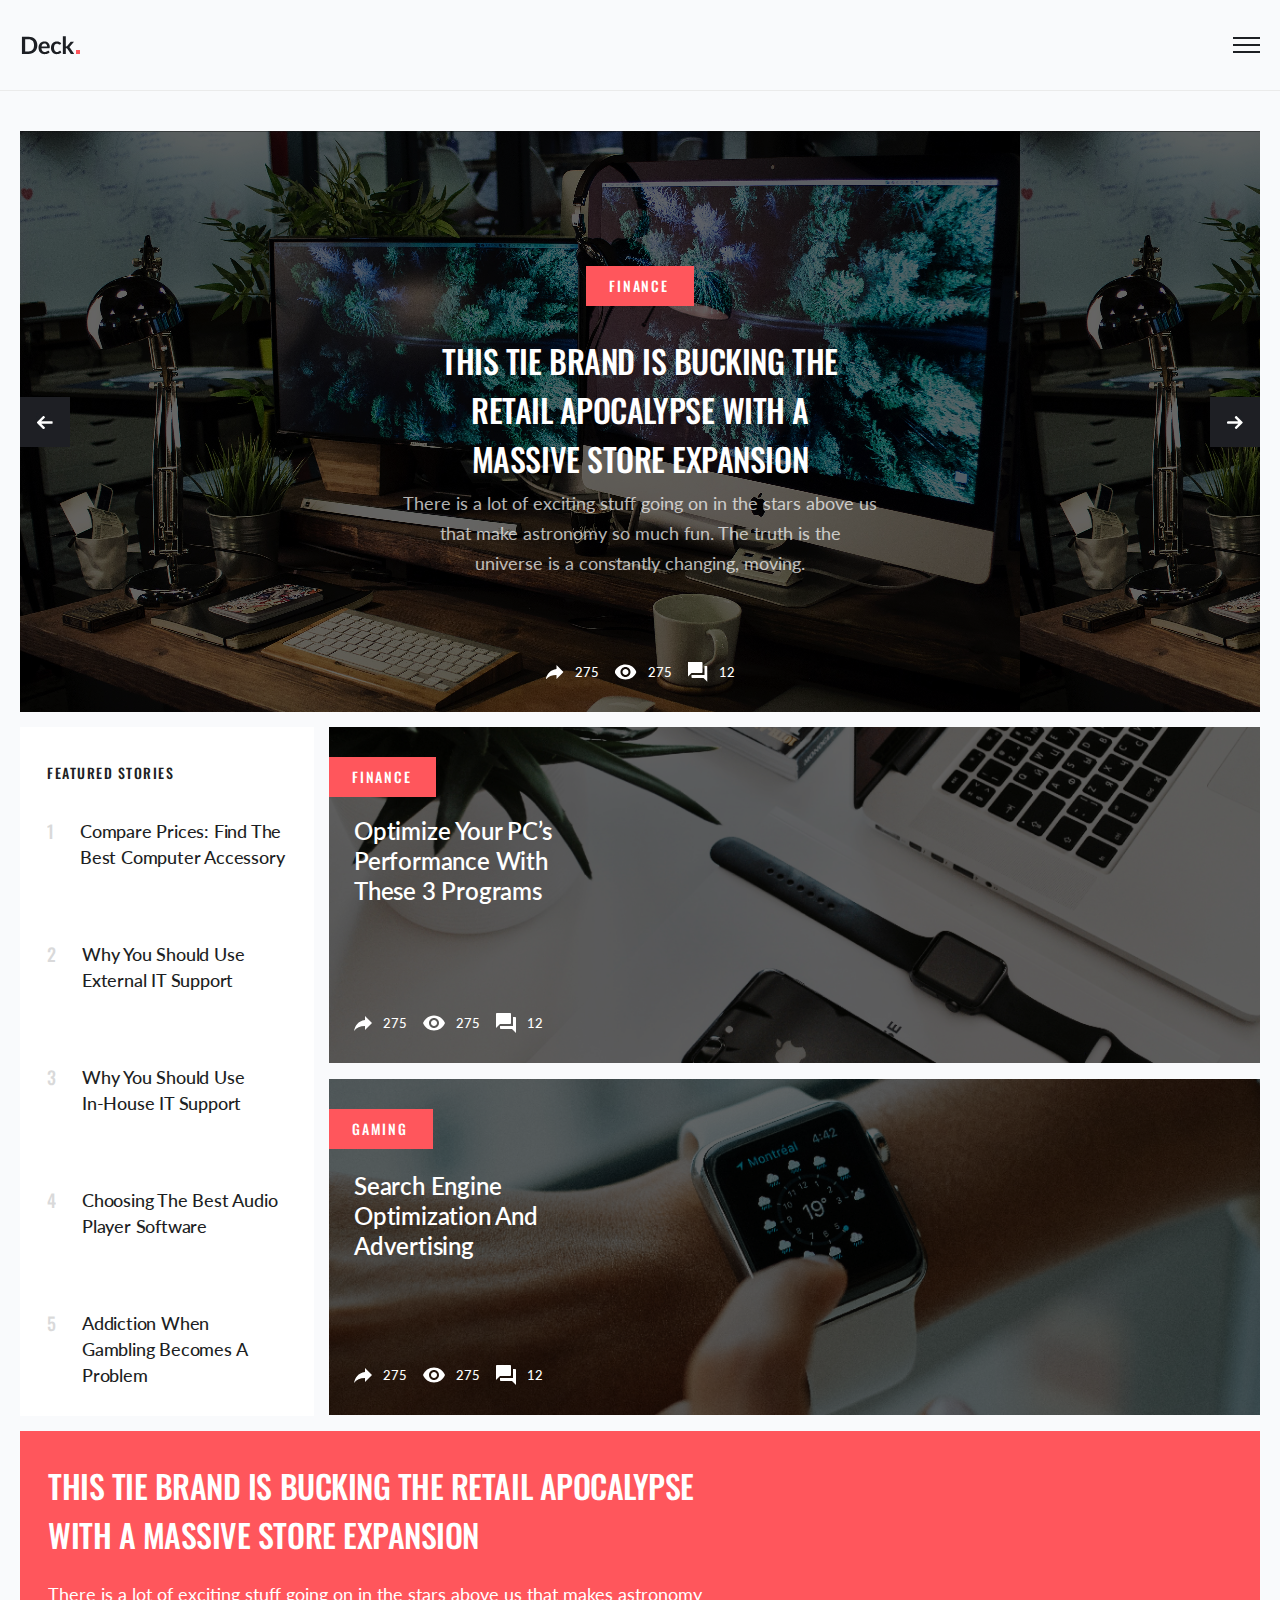
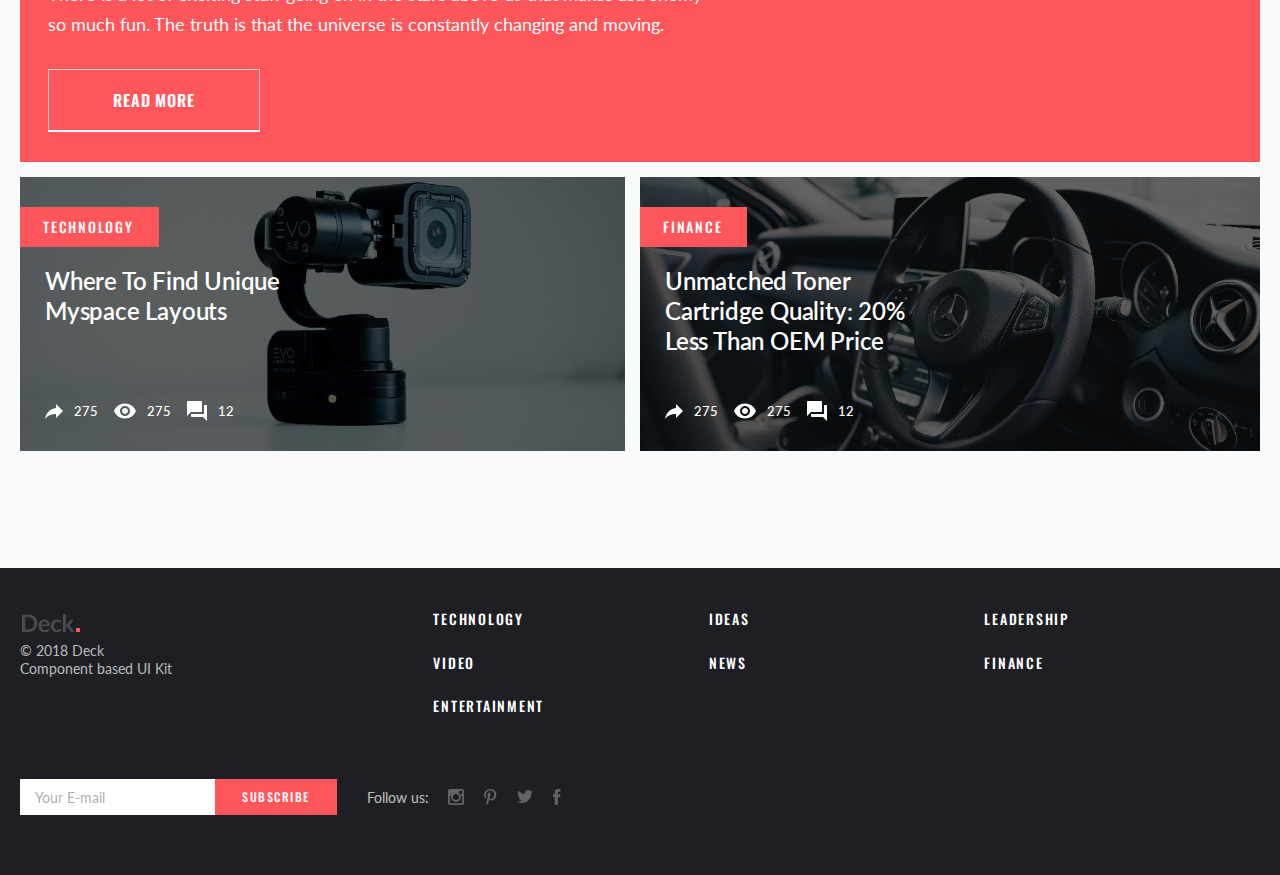
<file: wanted/index.html>
<!DOCTYPE html>
<html lang="ko">
  <head>
    <meta charset="UTF-8" />
    <title>assignment</title>
    <meta
      name="viewport"
      content="width=device-width, initial-scale=1.0, maximum-scale=1.0"
    />
    <link rel="stylesheet" type="text/css" href="css/main.css" />
    <link rel="preconnect" href="https://fonts.googleapis.com" />
    <link rel="preconnect" href="https://fonts.gstatic.com" crossorigin />
    <link
      href="https://fonts.googleapis.com/css2?family=Lato&family=Oswald:wght@400;500;700&display=swap"
      rel="stylesheet"
    />
  </head>
  <body>
    <header>
      <div style="display: flex; align-items: center; gap: 59px">
        <img class="logo" src="./asset/HeaderLogo.svg" />
        <nav>
          <a href="#">TECHNOLOGY</a>
          <a href="#">IDEAS</a>
          <a href="#">LEADERSHIP</a>
          <a href="#">VIDEO</a>
          <a href="#">NEWS</a>
          <a href="#">FINANCE</a>
          <a href="#">ENTERTAINMENT</a>
        </nav>
      </div>
      <img src="./asset/MenuIcon.svg" />
    </header>
    <main>
      <div class="article1">
        <div class="article1-main">
          <div class="article-category" style="position: relative; top: 0">
            FINANCE
          </div>
          <div class="article-title" style="text-align: center">
            This tie brand is
            <br class="not-in-desktop not-in-tablet" />bucking the
            <br class="not-in-desktop not-in-mobile" />
            retail <br class="not-in-tablet" />apocalypse with a
            <br class="not-in-desktop" />
            massive store expansion
          </div>
          <div
            class="article-text not-in-mobile"
            style="text-align: center; opacity: 0.7"
          >
            There is a lot of exciting stuff going on in the stars above us
            <br class="not-in-mobile" />that make astronomy so much fun. The
            truth is the <br class="not-in-desktop not-in-mobile" />
            universe <br class="not-in-tablet not-in-mobile" />is a constantly
            changing, moving.
          </div>
        </div>
        <img class="article1-arrow" style="left: 0" src="./asset/Left.jpg" />
        <img class="article1-arrow" style="right: 0" src="./asset/Right.jpg" />
        <div
          class="article-detail"
          style="left: 50%; transform: translateX(-50%)"
        >
          <img src="./asset/Click.svg" />
          275
          <img src="./asset/Hits.svg" style="margin-left: 5px" />
          275
          <img src="./asset/Comment.svg" style="margin-left: 5px" />
          12
        </div>
      </div>
      <div class="article2">
        <div class="article-category">FINANCE</div>
        <div class="article-body" style="top: 89px">
          Unmatched Toner<br />
          Cartridge Quality: 20%<br />
          Less Than OEM Price
        </div>
        <div class="article-detail" style="left: 25px">
          <img src="./asset/Click.svg" />
          275
          <img src="./asset/Hits.svg" style="margin-left: 5px" />
          275
          <img src="./asset/Comment.svg" style="margin-left: 5px" />
          12
        </div>
      </div>
      <div class="article3">
        <div class="article-title">
          This tie brand is<br class="not-in-tablet not-in-mobile" />
          bucking<br class="not-in-desktop not-in-tablet" />
          the retail<br class="not-in-tablet not-in-mobile" />
          apocalypse<br class="not-in-desktop" />
          with a<br class="not-in-tablet not-in-mobile" />
          massive store<br class="not-in-tablet" />
          expansion
        </div>
        <div class="article-text not-in-tablet" style="margin: 20px 0 30px">
          The universe is constantly
          <br />
          changing, moving. Some would
          <br class="not-in-mobile" />
          say <br class="not-in-desktop" />
          it’s a “living” thing because
          <br class="not-in-mobile" />
          you<br class="not-in-desktop" />
          never know what you are
          <br class="not-in-mobile" />
          going to <br class="not-in-desktop" />see on any given night.
        </div>
        <div
          class="article-text not-in-desktop not-in-mobile"
          style="margin: 20px 0 30px"
        >
          There is a lot of exciting stuff going on in the stars above us that
          makes astronomy<br />
          so much fun. The truth is that the universe is constantly changing and
          moving.
        </div>
        <div class="article-button">READ MORE</div>
      </div>
      <div class="article4">
        <div
          style="
            color: #1d1f24;
            font-family: Oswald;
            font-size: 14px;
            font-style: normal;
            font-weight: 500;
            line-height: normal;
            letter-spacing: 1.531px;
            text-transform: uppercase;
            margin-bottom: 8px;
            padding-left: 27px;
          "
        >
          Featured stories
        </div>
        <div class="article4-list">
          <div class="article4-list-number">1</div>
          <div class="article4-list-text">
            Compare Prices: Find The<br />
            Best Computer Accessory
          </div>
        </div>
        <hr />
        <div class="article4-list">
          <div class="article4-list-number">2</div>
          <div class="article4-list-text">
            Why You Should Use<br />
            External IT Support
          </div>
        </div>
        <hr />
        <div class="article4-list">
          <div class="article4-list-number">3</div>
          <div class="article4-list-text">
            Why You Should Use<br />
            In-House IT Support
          </div>
        </div>
        <hr />
        <div class="article4-list">
          <div class="article4-list-number">4</div>
          <div class="article4-list-text">
            Choosing The Best Audio<br />
            Player Software
          </div>
        </div>
        <hr />
        <div class="article4-list">
          <div class="article4-list-number">5</div>
          <div class="article4-list-text">
            Addiction When<br class="not-in-desktop not-in-mobile" />
            Gambling<br class="not-in-tablet" />
            Becomes A <br class="not-in-desktop not-in-mobile" />Problem
          </div>
        </div>
      </div>
      <div class="article5 not-in-tablet not-in-mobile">
        <div class="article-category">ENTERTAINMENT</div>
        <div class="article-body" style="top: 89px">
          Optimize Your PC’s<br />
          Performance With<br />
          These 3 Programs
        </div>
        <div class="article-detail" style="left: 25px">
          <img src="./asset/Click.svg" />
          275
          <img src="./asset/Hits.svg" style="margin-left: 5px" />
          275
          <img src="./asset/Comment.svg" style="margin-left: 5px" />
          12
        </div>
      </div>
      <div class="article6">
        <div class="article-category">FINANCE</div>
        <div class="article-body" style="top: 89px">
          Optimize Your PC’s<br />
          Performance With<br />
          These 3 Programs
        </div>
        <div class="article-detail" style="left: 25px">
          <img src="./asset/Click.svg" />
          275
          <img src="./asset/Hits.svg" style="margin-left: 5px" />
          275
          <img src="./asset/Comment.svg" style="margin-left: 5px" />
          12
        </div>
      </div>
      <div class="article7 not-in-mobile">
        <div class="article-category">GAMING</div>
        <div class="article-body" style="top: 92px">
          Search Engine<br />
          Optimization And<br />
          Advertising
        </div>
        <div class="article-detail" style="left: 25px">
          <img src="./asset/Click.svg" />
          275
          <img src="./asset/Hits.svg" style="margin-left: 5px" />
          275
          <img src="./asset/Comment.svg" style="margin-left: 5px" />
          12
        </div>
      </div>
      <div class="article8 not-in-mobile">
        <div class="article-category">TECHNOLOGY</div>
        <div class="article-body" style="top: 89px">
          Where To Find Unique<br />
          Myspace Layouts
        </div>
        <div class="article-detail" style="left: 25px">
          <img src="./asset/Click.svg" />
          275
          <img src="./asset/Hits.svg" style="margin-left: 5px" />
          275
          <img src="./asset/Comment.svg" style="margin-left: 5px" />
          12
        </div>
      </div>
    </main>
    <footer>
      <div>
        <img class="logo" src="./asset/FooterLogo.svg" />
        <div class="footer-copyright">
          © 2018 Deck<br />
          Component based UI Kit
        </div>
      </div>
      <div class="footer-nav">
        <div>TECHNOLOGY</div>
        <div>IDEAS</div>
        <div>LEADERSHIP</div>
        <div>VIDEO</div>
        <div>NEWS</div>
        <div>FINANCE</div>
        <div>ENTERTAINMENT</div>
      </div>
      <div class="footer-contact">
        <div style="display: flex">
          <input class="input-form" type="email" placeholder="Your E-mail" />
          <button class="footer-button">SUBSCRIBE</button>
        </div>
        <div class="footer-social">
          <div style="opacity: 0.7">Follow us:</div>
          <img src="./asset/Instagram.svg" />
          <img src="./asset/Pinterest.svg" />
          <img src="./asset/Twitter.svg" />
          <img src="./asset/Facebook.svg" />
        </div>
      </div>
    </footer>
  </body>
</html>
</file>
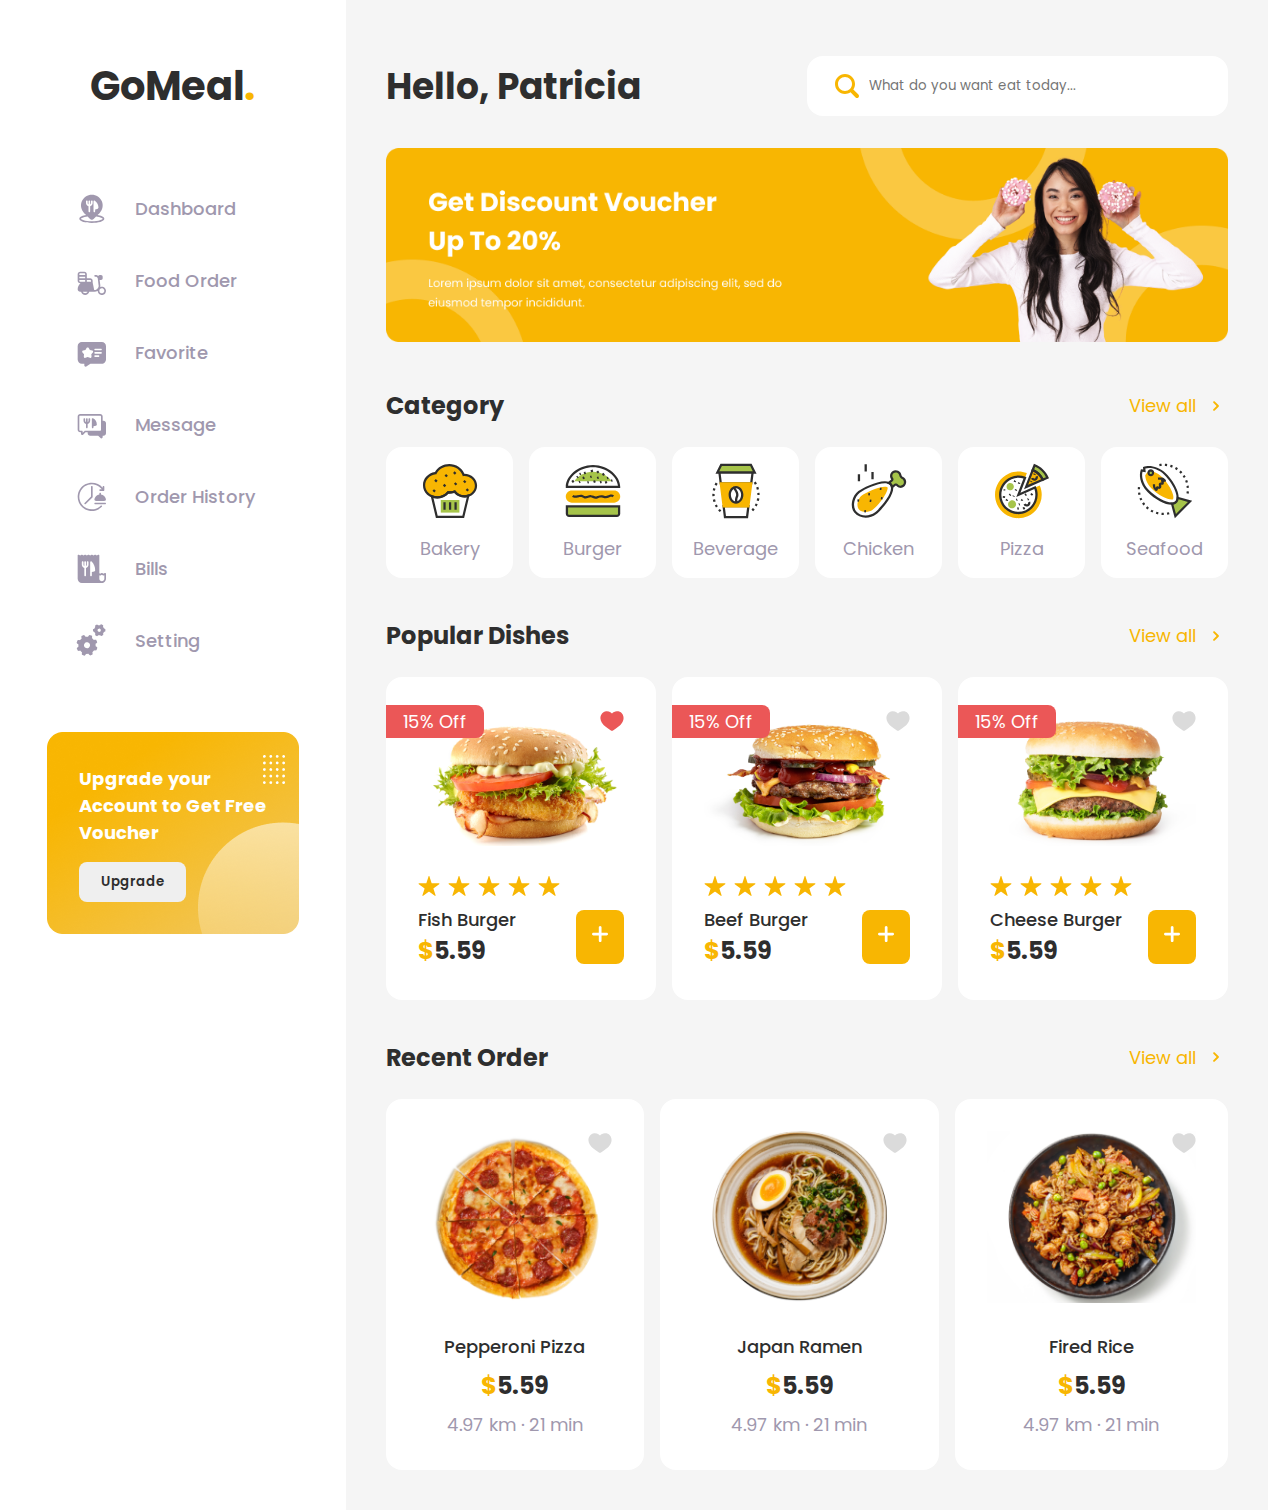
<file: publishing/1/index.html>
<!DOCTYPE html>
<!-- design source: https://www.figma.com/community/file/1225138473717238558 -->
<html lang="ko">
  <head>
    <meta charset="UTF-8" />
    <title>1</title>
    <meta
      name="viewport"
      content="width=device-width, initial-scale=1.0, maximum-scale=1.0"
    />
    <link rel="stylesheet" type="text/css" href="css/main.css" />
    <link rel="stylesheet" type="text/css" href="css/extensive.css" />
    <link rel="preconnect" href="https://fonts.googleapis.com" />
    <link rel="preconnect" href="https://fonts.gstatic.com" crossorigin />
    <link
      href="https://fonts.googleapis.com/css2?family=Poppins:ital,wght@0,100;0,200;0,300;0,400;0,500;0,600;0,700;0,800;0,900;1,100;1,200;1,300;1,400;1,500;1,600;1,700;1,800;1,900&display=swap"
      rel="stylesheet"
    />
  </head>
  <body>
    <nav>
      <h1 class="fs40 fw700">GoMeal<span class="yellow">.</span></h1>
      <ul>
        <li>
          <a href="#">
            <svg width="40" height="40">
              <use xlink:href="asset/icons.svg#icon-dashboard"></use>
            </svg>
            Dashboard
          </a>
        </li>
        <li>
          <a href="#">
            <svg width="40" height="40">
              <use xlink:href="asset/icons.svg#icon-foodorder"></use>
            </svg>
            Food Order
          </a>
        </li>
        <li>
          <a href="#">
            <svg width="40" height="40">
              <use xlink:href="asset/icons.svg#icon-favorite"></use>
            </svg>
            Favorite
          </a>
        </li>
        <li>
          <a href="#">
            <svg width="40" height="40">
              <use xlink:href="asset/icons.svg#icon-message"></use>
            </svg>
            Message
          </a>
        </li>
        <li>
          <a href="#">
            <svg width="40" height="40">
              <use xlink:href="asset/icons.svg#icon-orderhistory"></use>
            </svg>
            Order History
          </a>
        </li>
        <li>
          <a href="#">
            <svg clss="icon" width="40" height="40">
              <use xlink:href="asset/icons.svg#icon-bills"></use>
            </svg>
            Bills
          </a>
        </li>
        <li>
          <a href="#">
            <svg width="40" height="40">
              <use xlink:href="asset/icons.svg#icon-setting"></use>
            </svg>
            Setting
          </a>
        </li>
      </ul>
      <div id="upgrade" class="white fw700 fs18">
        Upgrade your<br />
        Account to Get Free<br />
        Voucher<br />
        <button class="fw600 mt16">Upgrade</button>
      </div>
    </nav>
    <main>
      <div class="flex-row">
        <h2>Hello, Patricia</h2>
        <div id="search">
          <svg width="24" height="24" class="yellow">
            <use xlink:href="asset/icons.svg#icon-magnifier"></use>
          </svg>
          <input type="search" placeholder="What do you want eat today..." />
        </div>
      </div>
      <img
        src="asset/banner.png"
        alt="Get Discount Voucher Up To 20%"
        class="mt32 w100"
      />
      <div class="flex-row mt40">
        <h3>Category</h3>
        <a href="#" class="flex-row yellow fs18">
          View all
          <svg width="24" height="24" class="ml8">
            <use xlink:href="asset/icons.svg#icon-arrow"></use>
          </svg>
        </a>
      </div>
      <div class="flex-row g16 mt24">
        <a href="#" class="box flex-column fg1 p16">
          <svg width="56" height="56" class="mb16">
            <use xlink:href="asset/icons-category.svg#category-bakery"></use>
          </svg>
          <div class="fs18 gray w95 text-center">Bakery</div>
        </a>
        <a href="#" class="box flex-column fg1 p16">
          <svg width="56" height="56" class="mb16">
            <use xlink:href="asset/icons-category.svg#category-burger"></use>
          </svg>
          <div class="fs18 gray w95 text-center">Burger</div>
        </a>
        <a href="#" class="box flex-column fg1 p16">
          <svg width="56" height="56" class="mb16">
            <use xlink:href="asset/icons-category.svg#category-beverage"></use>
          </svg>
          <div class="fs18 gray w95 text-center">Beverage</div>
        </a>
        <a href="#" class="box flex-column fg1 p16">
          <svg width="56" height="56" class="mb16">
            <use xlink:href="asset/icons-category.svg#category-chicken"></use>
          </svg>
          <div class="fs18 gray w95 text-center">Chicken</div>
        </a>
        <a href="#" class="box flex-column fg1 p16">
          <svg width="56" height="56" class="mb16">
            <use xlink:href="asset/icons-category.svg#category-pizza"></use>
          </svg>
          <div class="fs18 gray w95 text-center">Pizza</div>
        </a>
        <a href="#" class="box flex-column fg1 p16">
          <svg width="56" height="56" class="mb16">
            <use xlink:href="asset/icons-category.svg#category-seafood"></use>
          </svg>
          <div class="fs18 gray w95 text-center">Seafood</div>
        </a>
      </div>
      <div class="flex-row mt40">
        <h3>Popular Dishes</h3>
        <a href="#" class="flex-row yellow fs18">
          View all
          <svg width="24" height="24" class="ml8">
            <use xlink:href="asset/icons.svg#icon-arrow"></use>
          </svg>
        </a>
      </div>
      <div class="flex-row g16 mt24">
        <div class="box fg1 p32 relative">
          <div class="off">15% Off</div>
          <button class="love active">
            <svg width="24" height="24">
              <use xlink:href="asset/icons.svg#icon-love"></use>
            </svg>
          </button>
          <img src="asset/menu/img_FishBurger.png" alt="" class="w100" />
          <div class="yellow mt24">
            <svg width="22" height="24" class="mr4">
              <use xlink:href="asset/icons.svg#icon-star"></use>
            </svg>
            <svg width="22" height="24" class="mr4">
              <use xlink:href="asset/icons.svg#icon-star"></use>
            </svg>
            <svg width="22" height="24" class="mr4">
              <use xlink:href="asset/icons.svg#icon-star"></use>
            </svg>
            <svg width="22" height="24" class="mr4">
              <use xlink:href="asset/icons.svg#icon-star"></use>
            </svg>
            <svg width="22" height="24">
              <use xlink:href="asset/icons.svg#icon-star"></use>
            </svg>
          </div>
          <div class="flex-row">
            <div>
              <span class="fs18 fw500">Fish Burger</span><br/>
              <span class="fs24 fw700">
                <span class="yellow">$</span>5.59
              </span>
            </div>
            <button class="yellow p16">
              <svg width="16" height="16">
                <use xlink:href="asset/icons.svg#icon-plus"></use>
              </svg>
            </button>
          </div>
        </div>
        <div class="box fg1 p32 relative">
          <div class="off">15% Off</div>
          <button class="love">
            <svg width="24" height="24">
              <use xlink:href="asset/icons.svg#icon-love"></use>
            </svg>
          </button>
          <img src="asset/menu/img_BeefBurger.png" alt="" class="w100" />
          <div class="yellow mt24">
            <svg width="22" height="24" class="mr4">
              <use xlink:href="asset/icons.svg#icon-star"></use>
            </svg>
            <svg width="22" height="24" class="mr4">
              <use xlink:href="asset/icons.svg#icon-star"></use>
            </svg>
            <svg width="22" height="24" class="mr4">
              <use xlink:href="asset/icons.svg#icon-star"></use>
            </svg>
            <svg width="22" height="24" class="mr4">
              <use xlink:href="asset/icons.svg#icon-star"></use>
            </svg>
            <svg width="22" height="24">
              <use xlink:href="asset/icons.svg#icon-star"></use>
            </svg>
          </div>
          <div class="flex-row">
            <div>
              <span class="fs18 fw500">Beef Burger</span><br/>
              <span class="fs24 fw700">
                <span class="yellow">$</span>5.59
              </span>
            </div>
            <button class="yellow p16">
              <svg width="16" height="16">
                <use xlink:href="asset/icons.svg#icon-plus"></use>
              </svg>
            </button>
          </div>
        </div>
        <div class="box fg1 p32 relative">
          <div class="off">15% Off</div>
          <button class="love">
            <svg width="24" height="24">
              <use xlink:href="asset/icons.svg#icon-love"></use>
            </svg>
          </button>
          <img src="asset/menu/img_CheeseBurger.png" alt="" class="w100" />
          <div class="yellow mt24">
            <svg width="22" height="24" class="mr4">
              <use xlink:href="asset/icons.svg#icon-star"></use>
            </svg>
            <svg width="22" height="24" class="mr4">
              <use xlink:href="asset/icons.svg#icon-star"></use>
            </svg>
            <svg width="22" height="24" class="mr4">
              <use xlink:href="asset/icons.svg#icon-star"></use>
            </svg>
            <svg width="22" height="24" class="mr4">
              <use xlink:href="asset/icons.svg#icon-star"></use>
            </svg>
            <svg width="22" height="24">
              <use xlink:href="asset/icons.svg#icon-star"></use>
            </svg>
          </div>
          <div class="flex-row">
            <div>
              <span class="fs18 fw500">Cheese Burger</span><br/>
              <span class="fs24 fw700">
                <span class="yellow">$</span>5.59
              </span>
            </div>
            <button class="yellow p16">
              <svg width="16" height="16">
                <use xlink:href="asset/icons.svg#icon-plus"></use>
              </svg>
            </button>
          </div>
        </div>
      </div>
      <div class="flex-row mt40">
        <h3>Recent Order</h3>
        <a href="#" class="flex-row yellow fs18">
          View all
          <svg width="24" height="24" class="ml8">
            <use xlink:href="asset/icons.svg#icon-arrow"></use>
          </svg>
        </a>
      </div>
      <div class="flex-row g16 mt24">
        <div class="box fg1 p32 relative">
          <button class="love">
            <svg width="24" height="24">
              <use xlink:href="asset/icons.svg#icon-love"></use>
            </svg>
          </button>
          <img src="asset/menu/img_PepperoniPizza.png" alt="" class="w100" />
          <div class="text-center mt24">
            <div class="fs18 fw500">Pepperoni Pizza</div>
            <div class="fs24 fw700 mt8">
              <span class="yellow">$</span>5.59
            </div>
            <div class="fs18 gray mt8">4.97 km · 21 min</div>
          </div>
        </div>
        <div class="box fg1 p32 relative">
          <button class="love">
            <svg width="24" height="24">
              <use xlink:href="asset/icons.svg#icon-love"></use>
            </svg>
          </button>
          <img src="asset/menu/img_JapanRamen.png" alt="" class="w100" />
          <div class="text-center mt24">
            <div class="fs18 fw500">Japan Ramen</div>
            <div class="fs24 fw700 mt8">
              <span class="yellow">$</span>5.59
            </div>
            <div class="fs18 gray mt8">4.97 km · 21 min</div>
          </div>
        </div>
        <div class="box fg1 p32 relative">
          <button class="love">
            <svg width="24" height="24">
              <use xlink:href="asset/icons.svg#icon-love"></use>
            </svg>
          </button>
          <img src="asset/menu/img_FriedRice.png" alt="" class="w100" />
          <div class="text-center mt24">
            <div class="fs18 fw500">Fired Rice</div>
            <div class="fs24 fw700 mt8">
              <span class="yellow">$</span>5.59
            </div>
            <div class="fs18 gray mt8">4.97 km · 21 min</div>
          </div>
        </div>
      </div>
    </main>
    <aside>
      <div id="menu" class="flex-row w100">
        <div class="icons">
          <button class="box">
            <div class="active"></div>
            <svg width="40" height="40">
              <use xlink:href="asset/icons.svg#icon-message"></use>
            </svg>
          </button>
          <button class="box">
            <div class="active"></div>
            <svg width="40" height="40">
              <use xlink:href="asset/icons.svg#icon-notification"></use>
            </svg>
          </button>
          <button class="box">
            <svg width="40" height="40">
              <use xlink:href="asset/icons.svg#icon-setting"></use>
            </svg>
          </button>
        </div>
        <div class="box">
          <div class="picture"></div>
        </div>
      </div>
      <div id="balance">
        <h3 class="mb24">Your Balance</h3>
        <div>
          <div class="box p16">
            <div>Balance</div>
            <div class="fw700 fs32">$12.000</div>
          </div>
          <div>
            <div class="box p12 wh56">
              <svg width="32" height="32">
                <use xlink:href="asset/icons.svg#icon-income"></use>
              </svg>
            </div>
            <div class="mt16 white text-center">Tap Up</div>
          </div>
          <div>
            <div class="box p12 wh56">
              <svg width="32" height="32">
                <use xlink:href="asset/icons.svg#icon-profit"></use>
              </svg>
            </div>
            <div class="mt16 white text-center">Transfer</div>
          </div>
        </div>
      </div>
      <div id="address">
        <h3 class="fs18 fw400 gray">Your Address</h3>
        <div class="flex-row">
          <div class="fs18 fw700 flex-row">
            <svg width="24" height="24" class="yellow mr8">
              <use xlink:href="asset/icons.svg#icon-location"></use>
            </svg>
            Elm Street, 23
          </div>
          <button class="border yellow">Change</button>
        </div>
        <div class="gray">
          Lorem ipsum dolor sit amet, consectetur adipiscing elit, sed do
          eiusmod tempor incididunt.
        </div>
        <div class="mt8">
          <button class="border mr16">Add Details</button>
          <button class="border">Add Note</button>
        </div>
      </div>
      <div id="orderMenu" class="w100">
        <h3>Order Menu</h3>
        <ul class="mt24">
          <li>
            <img src="asset/menu/img_PepperoniPizza.png" alt="" />
            <div class="fg1">
              <span class="fs18 fw600">Pepperoni Pizza</span>
              <br /><span class="gray">x1</span>
            </div>
            <div class="fw600 fs18">+<span class="yellow">$</span>5.59</div>
          </li>
          <li>
            <img src="asset/menu/img_CheeseBurger.png" alt="" />
            <div class="fg1">
              <span class="fs18 fw600">Cheese Burger</span>
              <br /><span class="gray">x1</span>
            </div>
            <div class="fw600 fs18">+<span class="yellow">$</span>5.59</div>
          </li>
          <li>
            <img src="asset/menu/img_VeganPizza.png" alt="" />
            <div class="fg1">
              <span class="fs18 fw600">Vegan Pizza</span>
              <br /><span class="gray">x1</span>
            </div>
            <div class="fw600 fs18">+<span class="yellow">$</span>5.59</div>
          </li>
        </ul>
        <div class="flex-row mt32">
          <div class="fw500 gray">Service</div>
          <div class="fw500 fs18">+<span class="yellow">$</span>1.00</div>
        </div>
        <div class="flex-row mt24">
          <div class="fw500 fs18">Total</div>
          <div class="fw500 fs24"><span class="yellow">$</span>202.00</div>
        </div>
        <button class="w100 flex fw500 mt40">
          <div class="icon-box">
            <svg width="32" height="32" class="white">
              <use xlink:href="asset/icons.svg#icon-coupon"></use>
            </svg>
          </div>
          <div>Have a coupon code?</div>
          <svg width="32" height="32">
            <use xlink:href="asset/icons.svg#icon-arrow"></use>
          </svg>
        </button>
        <button class="w100 yellow flex fs18 fw500 mt32">Checkout</button>
      </div>
    </aside>
  </body>
</html>
</file>
<file: wanted/css/main.css>
body {
  background: #f9fafc;
  margin: 0;
}
.logo {
  height: 30px;
  width: 60px;
}
hr {
  background: #f2f3f6;
  height: 1px;
  border: 0;
}

/* header */
header {
  align-items: center;
  border-bottom: 1px solid rgba(235, 235, 235, 1);
  display: flex;
  justify-content: space-between;
}
/* desktop */
@media screen and (min-width: 1440px) {
  header {
    height: 90px;
    padding-left: 38px;
    padding-right: 40px;
  }
  header nav {
    display: flex;
    gap: 59px;
  }
  header nav a {
    color: #1d1f24;
    font-family: Oswald;
    font-size: 14px;
    opacity: 0.2;
    text-decoration: none;
  }
  header nav .nav-active {
    opacity: 1;
  }
}
/* tablet */
@media screen and (min-width: 768px) and (max-width: 1439px) {
  header {
    height: 90px;
    padding-left: 20px;
    padding-right: 20px;
  }
  header nav {
    display: none;
  }
}
/* mobile */
@media screen and (max-width: 767px) {
  header {
    height: 70px;
    padding-left: 20px;
    padding-right: 20px;
  }
  header nav {
    display: none;
  }
}

/* footer */
footer {
  background: #1d1f24;
}
footer .footer-copyright {
  color: #ffffffb3;
  font-family: Lato;
  font-size: 14px;
  line-height: 18px;
}
footer .footer-nav {
  color: #fff;
  font-family: Oswald;
  font-size: 14px;
  font-weight: 500;
  line-height: normal;
  letter-spacing: 1.75px;
}
.input-form {
  border: 0;
  font-family: Lato;
  font-size: 14px;
  margin: 0;
  padding: 7px 0 6px 15px;
  width: 180px;
}
.input-form::placeholder {
  color: #1d1f2466;
}
footer .footer-button {
  background: rgba(255, 86, 92, 1);
  border: none;
  color: #fff;
  text-align: center;
  font-family: Oswald;
  font-size: 12px;
  font-weight: 500;
  letter-spacing: 1.5px;
  padding: 9px 27px 10px;
}
footer .footer-social {
  align-items: center;
  color: #fff;
  display: flex;
  font-family: Lato;
  font-size: 14px;
  justify-content: space-between;
  width: 194px;
}
/* desktop */
@media screen and (min-width: 1440px) {
  footer {
    align-items: center;
    display: flex;
    height: 160px;
    justify-content: space-between;
    padding: 0 40px;
    gap: 80px;
  }
  footer .footer-nav {
    display: grid;
    row-gap: 12px;
    flex-grow: 1;
    font-weight: 500;
    grid-template-columns: 1fr 1fr 1fr 1fr;
  }
  footer .footer-contact {
    align-items: end;
    display: flex;
    flex-direction: column-reverse;
    gap: 15px;
  }
}
/* tablet */
@media screen and (min-width: 768px) and (max-width: 1439px) {
  footer {
    display: grid;
    height: 267px;
    grid-template-columns: 1fr 2fr;
    grid-template-rows: 2fr 1fr;
    row-gap: 40px;
    padding: 40px 20px 0;
  }
  footer .footer-nav {
    display: grid;
    grid-template-columns: 1fr 1fr 1fr;
  }
  footer .footer-contact {
    align-items: center;
    display: flex;
    gap: 30px;
    margin-bottom: 50px;
    grid-column: 1 / 3;
    grid-row: 2;
    margin-bottom: 60px;
  }
}
/* mobile */
@media screen and (max-width: 767px) {
  footer {
    display: flex;
    flex-direction: column;
    gap: 20px;
    height: 441px;
    padding: 40px 20px 0;
  }
  footer .footer-nav {
    display: grid;
    grid-template-columns: 1fr 1fr;
    height: 135px;
    order: 3;
    margin-top: 10px;
  }
  footer .footer-contact {
    display: flex;
    flex-direction: column;
    gap: 20px;
  }
}

/* main */
main {
  display: grid;
}
.article-category {
  background: rgba(255, 86, 92, 1);
  color: #fff;
  font-family: Oswald;
  font-size: 14px;
  font-weight: 500;
  letter-spacing: 1.75px;
  padding: 9px 25px 10px 23px;
  position: absolute;
  text-align: center;
  top: 30px;
  width: fit-content;
}
.article-title {
  color: #fff;
  font-family: Oswald;
  font-size: 32px;
  font-style: normal;
  font-weight: 500;
  line-height: 49px; /* 153.125% */
  letter-spacing: -0.471px;
  text-transform: uppercase;
  width: max-content;
}
.article-text {
  color: #fff;
  font-family: Lato;
  font-size: 18px;
  line-height: 30px;
}
.article-body {
  color: #fff;
  font-family: Lato;
  font-size: 24px;
  font-weight: 600;
  line-height: 30px;
  letter-spacing: -0.2px;

  position: absolute;
  left: 25px;
}
.article-detail {
  position: absolute;
  bottom: 25px;

  display: flex;
  align-items: center;
  gap: 11px;

  color: #fff;
  font-family: Lato;
  font-size: 13px;
  font-style: normal;
  font-weight: 500;
  line-height: 30px;
}
.article-button {
  color: #fff;
  text-align: center;
  font-family: Oswald;
  font-size: 16px;
  font-style: normal;
  font-weight: 600;
  line-height: normal;
  letter-spacing: 0.8px;
  text-transform: uppercase;

  align-items: center;
  border: 1px solid rgba(255, 255, 255, 0.7);
  border-bottom: 2px solid #fff;
  display: flex;
  height: 60px;
  justify-content: center;
  width: 210px;
}
.article1 {
  background-color: #000;
  position: relative;
}
.article1::before {
  content: "";
  position: absolute;
  inset: 0 0 0 0;
  background-image: url("../asset/bg-article1.png");
  opacity: 0.4;
}
.article1-main {
  display: flex;
  flex-direction: column;
  align-items: center;

  position: absolute;
  top: 50%;
  left: 50%;
  transform: translate(-50%, -50%);
  width: max-content;
}
.article1-arrow {
  top: 50%;
  transform: translateY(-50%);
  position: absolute;
}
.article2 {
  background-color: #000;
  height: 274px;
  position: relative;
}
.article2::before {
  content: "";
  position: absolute;
  inset: 0 0 0 0;
  background-image: url("../asset/bg-article2.png");
  background-position: center;
  background-size: cover;
  opacity: 0.4;
}
.article3 {
  background-color: rgba(255, 86, 92, 1);
}
.article4 {
  background-color: #fff;
  display: flex;
  flex-direction: column;
  justify-content: space-between;
}
.article4 .article4-list {
  display: flex;
  padding: 0 27px;
}
.article4 .article4-list-number {
  color: #1d1f24;
  font-family: Oswald;
  font-size: 18px;
  font-style: normal;
  font-weight: 500;
  line-height: normal;
  text-transform: uppercase;
  opacity: 0.1662;
  margin-right: 26px;
}
.article4 .article4-list-text {
  color: #1d1f24;
  font-family: Lato;
  font-size: 18px;
  font-style: normal;
  font-weight: 500;
  line-height: 26px; /* 144.444% */
  letter-spacing: -0.2px;
}
.article5 {
  background-color: #000;
  height: 274px;
  position: relative;
}
.article5::before {
  content: "";
  position: absolute;
  inset: 0 0 0 0;
  background-image: url("../asset/bg-article5.png");
  background-position: top 20% left 50%;
  background-size: cover;
  opacity: 0.4;
}
.article6 {
  background-color: #000;
  height: 274px;
  position: relative;
}
.article6::before {
  content: "";
  position: absolute;
  inset: 0 0 0 0;
  background-image: url("../asset/bg-article6.png");
  background-position: center;
  background-size: cover;
  opacity: 0.4;
}
.article7 {
  background-color: #000;
  height: 274px;
  position: relative;
}
.article7::before {
  content: "";
  position: absolute;
  inset: 0 0 0 0;
  background-image: url("../asset/bg-article7.png");
  background-position: center;
  background-size: cover;
  opacity: 0.4;
}
.article8 {
  background-color: #000;
  height: 274px;
  position: relative;
}
.article8::before {
  content: "";
  position: absolute;
  inset: 0 0 0 0;
  background-image: url("../asset/bg-article8.png");
  background-position: center;
  background-size: cover;
  opacity: 0.4;
}
/* desktop */
@media screen and (min-width: 1440px) {
  main {
    gap: 30px;
    grid-template-columns: 316px 1fr 1fr 1fr;
    grid-template-rows: 1fr 1fr 1fr 1fr;
    padding: 40px 40px 117px 45px;
  }
  .article1 {
    grid-column: 1 / 4;
    grid-row: 1 / 3;
  }
  .article1-main .article-title {
    margin: 30px 0 5px;
  }
  .article3 {
    grid-row: 2 / 4;
    padding: 30px 25px 46px 28px;
  }
  .article4 {
    grid-row: 3 / 5;
    padding: 35px 0 33px;
  }
  .article5 {
    grid-column: 2 / 4;
  }
  .not-in-desktop {
    display: none;
  }
}
/* tablet */
@media screen and (min-width: 768px) and (max-width: 1439px) {
  main {
    gap: 15px;
    grid-template-columns: 294px 1fr 50%;
    padding: 40px 20px 117px 20px;
  }
  .not-in-tablet {
    display: none;
  }
  .article1 {
    grid-column: 1 / 4;
    height: 581px;
  }
  .article1-main .article-title {
    margin: 30px 0 5px;
  }
  .article2 {
    order: 8;
  }
  .article3 {
    grid-column: 1 / 4;
    order: 5;
    padding: 30px 25px 30px 28px;
  }
  .article4 {
    height: 626px;
    grid-row: 2 / 4;
    order: 2;
    padding: 35px 0 28px;
  }
  .article5 {
    order: 5;
  }
  .article6 {
    height: 336px;
    grid-column: 2 / 4;
    order: 3;
  }
  .article7 {
    height: 336px;
    grid-column: 2 / 4;
    order: 4;
  }
  .article8 {
    grid-column: 1 / 3;
    order: 7;
  }
}
/* mobile */
@media screen and (max-width: 767px) {
  main {
    gap: 20px;
    grid-template-columns: 1fr;
    padding: 20px 20px 95px 20px;
  }
  .article-title {
    font-size: 26px;
  }
  .article1 {
    height: 441px;
  }
  .article1-arrow {
    display: none;
  }
  .article1-main .article-title {
    margin-top: 20px;
  }
  .article2 {
    order: 3;
  }
  .article3 {
    order: 4;
    padding: 35px 20px 40px 28px;
  }
  .article4 {
    height: 602px;
    order: 2;
    padding: 35px 0 28px;
  }
  .article6 {
    order: 5;
  }
  .not-in-mobile {
    display: none;
  }
}
</file>
<file: publishing/1/css/main.css>
body {
  font-family: "Poppins", serif;
  background-color: #f5f5f5;
  margin: 0;
  color: #2e2e2e;
  font-size: 14px;
  display: flex;
}
div,
aside {
  box-sizing: border-box;
}
h1,
h2,
h3 {
  margin: 0;
}
h2 {
  font-size: 36px;
  font-weight: 700;
}
h3 {
  font-size: 24px;
  font-weight: 700;
}
ul {
  list-style: none;
  padding: 0;
  margin: 0;
}
a {
  text-decoration: none;
}

nav {
  display: flex;
  flex-direction: column;
  align-items: center;

  width: 345px;
  padding: 56px 47px 0;
  gap: 56px;
  background-color: #ffffff;
}
nav > ul > li {
  width: 252px;
  height: 72px;
}
nav > ul > li > a {
  display: flex;
  align-items: center;
  gap: 24px;
  padding: 16px 24px;
  color: #a098ae;
  border-radius: 20px;
  font-weight: 500;
  font-size: 18px;
}
nav > ul > li > a:hover {
  color: #ffffff;
  background-color: #f8b602;
}
nav > #upgrade {
  width: 252px;
  height: 202px;
  padding: 33px 0 0 32px;
  background-image: url("../asset/bg-upgrade.png");
  background-repeat: no-repeat;
}
nav > #upgrade > button {
  padding: 10px 22px;
}

main {
  flex-grow: 1;
  padding: 56px 40px 40px;
}
main #search {
  display: flex;
  align-items: center;
  background-color: #ffffff;
  border-radius: 16px;
  padding: 18px 28px;
  gap: 8px;
  width: 50%;
}
main #search input {
  font-family: "Poppins", serif;
  appearance: none;
  border: none;
  margin: 0;
  flex-grow: 1;
}
main #search input:active,
main #search input:focus {
  appearance: none;
  border: none;
  outline: none;
}
main > #banner {
  display: flex;
  align-items: center;
  background-image: url("../asset/bg-banner.png");
  background-repeat: no-repeat;
  background-size: 100%;
  border-radius: 16px;
  overflow: hidden;
}

aside {
  display: flex;
  flex-direction: column;
  align-items: center;

  width: 455px;
  padding: 56px 40px;
  background-color: #ffffff;
  gap: 32px;
}
aside > #menu > .icons {
  display: flex;
}
aside > #menu > .icons > button {
  position: relative;
  width: 60px;
  height: 60px;
  padding: 10px;
}
aside > #menu > .icons .active {
  position: absolute;
  top: 10px;
  right: 10px;

  width: 8px;
  height: 8px;
  border-radius: 8px;
  background-color: #f8b602;
}
aside > #menu .picture {
  width: 60px;
  height: 60px;
  background-color: #a098ae;
}
aside > #balance > div {
  width: 375px;
  height: 165px;
  background-image: url("../asset/bg-balance.png");
  background-repeat: no-repeat;

  display: flex;
  gap: 16px;
  align-items: flex-start;
  justify-content: space-between;
  padding: 32px;
}
aside > #address {
  display: flex;
  flex-direction: column;
  gap: 8px;
}
aside > #orderMenu > ul {
  border-bottom: 1px solid #dbdbdb;
  padding-bottom: 80px;
}
aside > #orderMenu > ul > li {
  display: flex;
  align-items: center;
  gap: 6px;
  margin-bottom: 8px;
}
aside > #orderMenu > ul > li > img {
  width: 80px;
  height: 80px;
  object-fit: cover;
}

button {
  border-radius: 8px;
  border: none;
  box-shadow: none;
  cursor: pointer;

  font-family: "Poppins", serif;
  color: #2e2e2e;
}
button.yellow {
  background-color: #f8b602;
  color: #ffffff;
}
button.border {
  border-width: 1px;
  border-style: solid;
  border-color: #a098ae;
  background-color: transparent;
  padding: 6px 20px 5px;
}
button.border:hover {
  background-color: #a098ae;
  color: #ffffff;
}
button.border.yellow {
  color: #f8b602;
  border-color: #f8b602;
}
button.border.yellow:hover {
  background-color: #f8b602;
  color: #ffffff;
}
button.flex {
  display: flex;
  align-items: center;
  justify-content: center;
  height: 64px;
  border-width: 1px;
  border-style: solid;
  border-color: #f8b602;
  gap: 24px;
}

.box {
  background-color: white;
  border-radius: 16px;
  overflow: hidden;
}
.icon-box {
  background-color: #f8b602;
  border-radius: 12px;
  width: 40px;
  height: 40px;
  padding: 4px;
}

.wh56 {
  width: 56px;
  height: 56px;
}
.w95 {
  width: 95px;
}

.flex-row {
  display: flex;
  justify-content: space-between;
  align-items: center;
}

.flex-column {
  display: flex;
  flex-direction: column;
  justify-content: center;
  align-items: center;
}

.off {
  position: absolute;
  top: 28px;
  left: 0;
  background-color: #eb5757;
  color: #ffffff;
  padding: 3px 17px;
  border-radius: 0 8px 8px 0;
  text-align: center;
  font-size: 18px;
}

.love {
  position: absolute;
  top: 32px;
  right: 32px;
  color: #dbdbdb;
  padding: 0;
  background-color: transparent;
}
.love.active {
  color: #eb5757;
}
</file>
<file: publishing/1/css/extensive.css>
.w100 {
  width: 100%;
}
.fg1 {
  flex-grow: 1;
}
.relative {
  position: relative;
}

/* 텍스트 관련*/
.white {
  color: #ffffff;
}
.yellow {
  color: #f8b602;
}
.gray {
  color: #a098ae;
}
.fw400 {
  font-weight: 400;
}
.fw500 {
  font-weight: 500;
}
.fw600 {
  font-weight: 600;
}
.fw700 {
  font-weight: 700;
}
.fs18 {
  font-size: 18px;
}
.fs24 {
  font-size: 24px;
}
.fs32 {
  font-size: 32px;
}
.fs40 {
  font-size: 40px;
}
.text-center {
  text-align: center;
}

/* margin padding */
.mt8 {
  margin-top: 8px;
}
.mt16 {
  margin-top: 16px;
}
.mt24 {
  margin-top: 24px;
}
.mt32 {
  margin-top: 32px;
}
.mt40 {
  margin-top: 40px;
}
.ml8 {
  margin-left: 8px;
}
.mr4 {
  margin-right: 4px;
}
.mr8 {
  margin-right: 8px;
}
.mr16 {
  margin-right: 16px;
}
.mb16 {
  margin-bottom: 16px;
}
.mb24 {
  margin-bottom: 24px;
}
.p12 {
  padding: 12px;
}
.p16 {
  padding: 16px;
}
.p18 {
  padding: 18px;
}
.p32 {
  padding: 32px;
}
.g16 {
  gap: 16px
}
</file>
